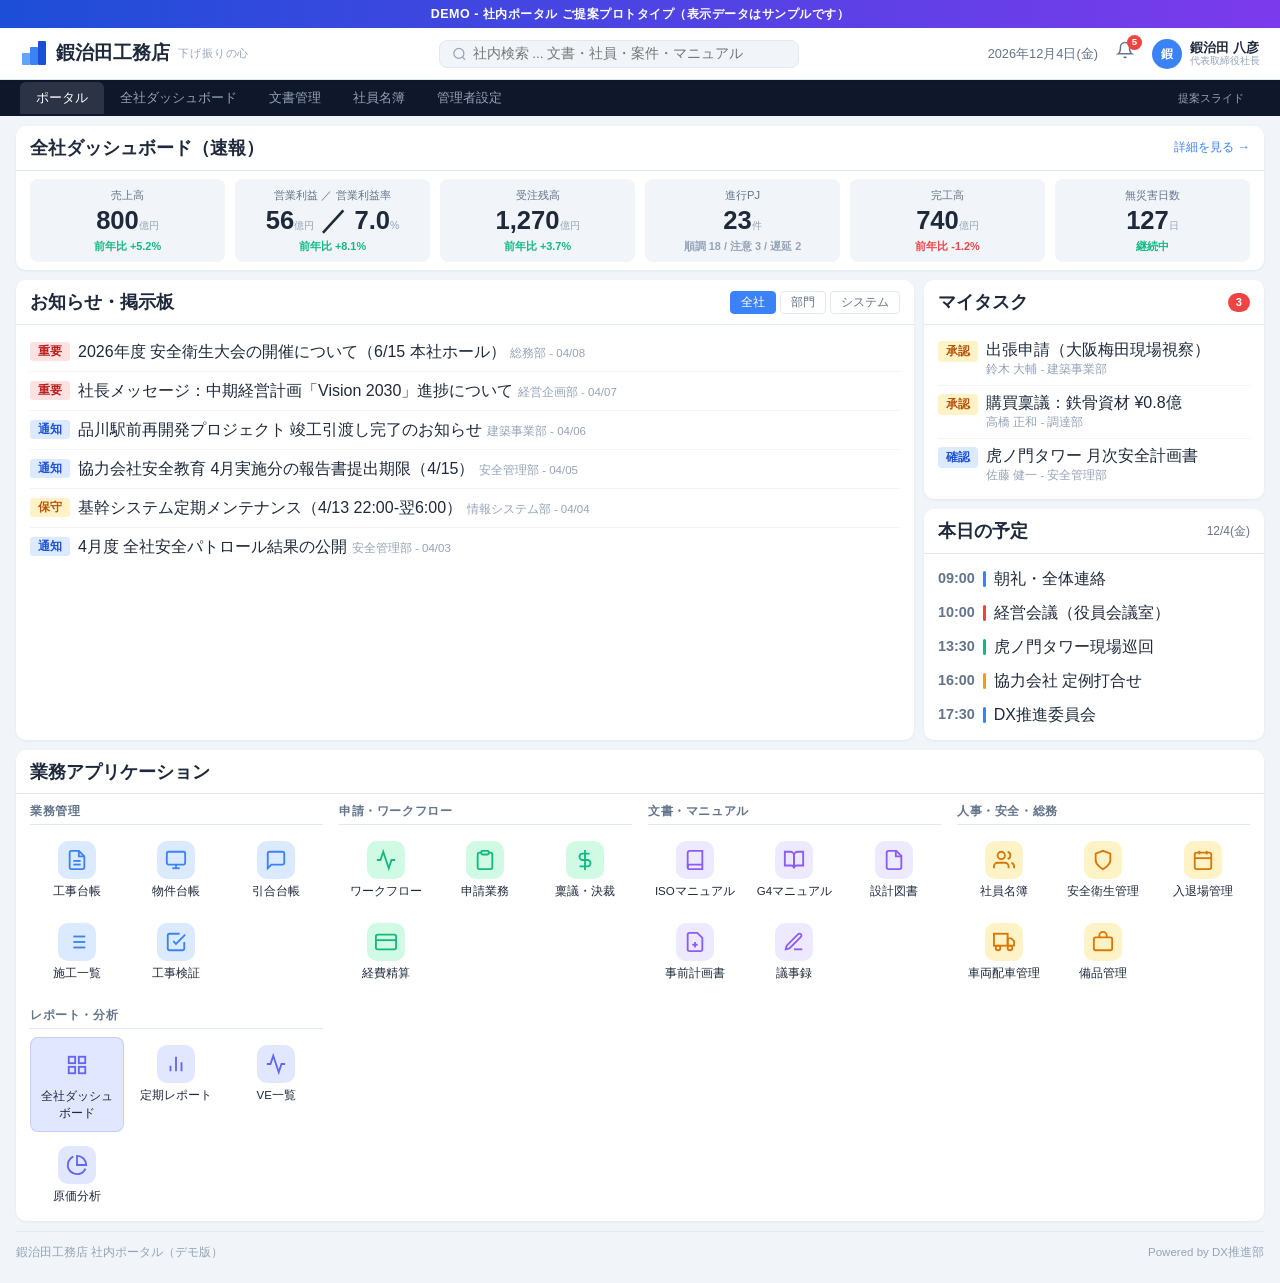
<file: index.html>
<!DOCTYPE html>
<html lang="ja">
<head>
  <meta charset="UTF-8">
  <meta name="viewport" content="width=device-width, initial-scale=1.0">
  <title>社内ポータル | デモ</title>
  <link rel="stylesheet" href="css/portal.css?v=2">
</head>
<body>
  <!-- Demo Banner -->
  <div class="demo-banner">DEMO - 社内ポータル ご提案プロトタイプ（表示データはサンプルです）</div>

  <!-- ===== Header ===== -->
  <header class="header">
    <div class="header-left">
      <svg class="header-icon" width="28" height="28" viewBox="0 0 28 28" fill="none">
        <rect x="2" y="14" width="8" height="12" rx="1" fill="#60a5fa"/>
        <rect x="10" y="8" width="8" height="18" rx="1" fill="#3b82f6"/>
        <rect x="18" y="2" width="8" height="24" rx="1" fill="#1d4ed8"/>
      </svg>
      <span class="header-company">鍜治田工務店</span>
      <span class="header-motto">下げ振りの心</span>
    </div>
    <div class="header-search">
      <svg width="16" height="16" viewBox="0 0 24 24" fill="none" stroke="#94a3b8" stroke-width="2"><circle cx="11" cy="11" r="8"/><line x1="21" y1="21" x2="16.65" y2="16.65"/></svg>
      <input type="text" placeholder="社内検索 ... 文書・社員・案件・マニュアル">
    </div>
    <div class="header-right">
      <span class="header-date" id="headerDate"></span>
      <div class="header-notif" id="notifBtn">
        <svg width="18" height="18" viewBox="0 0 24 24" fill="none" stroke="currentColor" stroke-width="2"><path d="M18 8A6 6 0 0 0 6 8c0 7-3 9-3 9h18s-3-2-3-9"/><path d="M13.73 21a2 2 0 0 1-3.46 0"/></svg>
        <span class="notif-badge">5</span>
      </div>
      <div class="header-user">
        <div class="avatar">鍜</div>
        <div class="user-info">
          <span class="user-name">鍜治田 八彦</span>
          <span class="user-role">代表取締役社長</span>
        </div>
      </div>
    </div>
  </header>

  <!-- ===== Nav Tabs ===== -->
  <nav class="nav-tabs">
    <a href="index.html" class="tab active">ポータル</a>
    <a href="dashboard.html" class="tab">全社ダッシュボード</a>
    <a href="#" class="tab">文書管理</a>
    <a href="#" class="tab">社員名簿</a>
    <a href="#" class="tab">管理者設定</a>
    <a href="slides.html" class="tab" style="margin-left:auto; font-size:0.7rem;">提案スライド</a>
  </nav>

  <!-- ===== Main Content ===== -->
  <main class="portal-main">

    <!-- Row 0: ダッシュボード速報 -->
    <section class="card card-dashboard-preview">
      <div class="card-header">
        <h2>全社ダッシュボード（速報）</h2>
        <a href="dashboard.html" class="link-more">詳細を見る &rarr;</a>
      </div>
      <div class="card-body">
        <div class="mini-kpi-row">
          <div class="mini-kpi">
            <div class="mini-kpi-label">売上高</div>
            <div class="mini-kpi-value">800<small>億円</small></div>
            <div class="mini-kpi-change up">前年比 +5.2%</div>
          </div>
          <div class="mini-kpi">
            <div class="mini-kpi-label">営業利益 ／ 営業利益率</div>
            <div class="mini-kpi-value">56<small>億円</small> ／ 7.0<small>%</small></div>
            <div class="mini-kpi-change up">前年比 +8.1%</div>
          </div>
          <div class="mini-kpi">
            <div class="mini-kpi-label">受注残高</div>
            <div class="mini-kpi-value">1,270<small>億円</small></div>
            <div class="mini-kpi-change up">前年比 +3.7%</div>
          </div>
          <div class="mini-kpi">
            <div class="mini-kpi-label">進行PJ</div>
            <div class="mini-kpi-value">23<small>件</small></div>
            <div class="mini-kpi-change neutral">順調 18 / 注意 3 / 遅延 2</div>
          </div>
          <div class="mini-kpi">
            <div class="mini-kpi-label">完工高</div>
            <div class="mini-kpi-value">740<small>億円</small></div>
            <div class="mini-kpi-change down">前年比 -1.2%</div>
          </div>
          <div class="mini-kpi">
            <div class="mini-kpi-label">無災害日数</div>
            <div class="mini-kpi-value">127<small>日</small></div>
            <div class="mini-kpi-change up">継続中</div>
          </div>
        </div>
      </div>
    </section>

    <!-- Row 1: お知らせ + マイタスク + 予定 -->
    <div class="portal-row top-row">
      <!-- お知らせ -->
      <section class="card card-announcements">
        <div class="card-header">
          <h2>お知らせ・掲示板</h2>
          <div class="tab-group">
            <button class="tab-btn active" data-tab="all">全社</button>
            <button class="tab-btn" data-tab="dept">部門</button>
            <button class="tab-btn" data-tab="system">システム</button>
          </div>
        </div>
        <div class="card-body">
          <div class="announce-list">
            <div class="announce-item">
              <span class="announce-tag tag-important">重要</span>
              <div class="announce-content">
                <a href="#">2026年度 安全衛生大会の開催について（6/15 本社ホール）</a>
                <span class="announce-meta">総務部 - 04/08</span>
              </div>
            </div>
            <div class="announce-item">
              <span class="announce-tag tag-important">重要</span>
              <div class="announce-content">
                <a href="#">社長メッセージ：中期経営計画「Vision 2030」進捗について</a>
                <span class="announce-meta">経営企画部 - 04/07</span>
              </div>
            </div>
            <div class="announce-item">
              <span class="announce-tag tag-info">通知</span>
              <div class="announce-content">
                <a href="#">品川駅前再開発プロジェクト 竣工引渡し完了のお知らせ</a>
                <span class="announce-meta">建築事業部 - 04/06</span>
              </div>
            </div>
            <div class="announce-item">
              <span class="announce-tag tag-info">通知</span>
              <div class="announce-content">
                <a href="#">協力会社安全教育 4月実施分の報告書提出期限（4/15）</a>
                <span class="announce-meta">安全管理部 - 04/05</span>
              </div>
            </div>
            <div class="announce-item">
              <span class="announce-tag tag-system">保守</span>
              <div class="announce-content">
                <a href="#">基幹システム定期メンテナンス（4/13 22:00-翌6:00）</a>
                <span class="announce-meta">情報システム部 - 04/04</span>
              </div>
            </div>
            <div class="announce-item">
              <span class="announce-tag tag-info">通知</span>
              <div class="announce-content">
                <a href="#">4月度 全社安全パトロール結果の公開</a>
                <span class="announce-meta">安全管理部 - 04/03</span>
              </div>
            </div>
          </div>
        </div>
      </section>

      <!-- マイタスク + 予定 -->
      <div class="side-col">
        <section class="card card-tasks">
          <div class="card-header">
            <h2>マイタスク</h2>
            <span class="count-badge">3</span>
          </div>
          <div class="card-body">
            <div class="task-item">
              <span class="task-type type-approve">承認</span>
              <div class="task-content">
                <div class="task-title">出張申請（大阪梅田現場視察）</div>
                <div class="task-from">鈴木 大輔 - 建築事業部</div>
              </div>
            </div>
            <div class="task-item">
              <span class="task-type type-approve">承認</span>
              <div class="task-content">
                <div class="task-title">購買稟議：鉄骨資材 ¥0.8億</div>
                <div class="task-from">高橋 正和 - 調達部</div>
              </div>
            </div>
            <div class="task-item">
              <span class="task-type type-review">確認</span>
              <div class="task-content">
                <div class="task-title">虎ノ門タワー 月次安全計画書</div>
                <div class="task-from">佐藤 健一 - 安全管理部</div>
              </div>
            </div>
          </div>
        </section>

        <section class="card card-schedule">
          <div class="card-header">
            <h2>本日の予定</h2>
            <span class="schedule-date" id="todayDate"></span>
          </div>
          <div class="card-body">
            <div class="schedule-item">
              <span class="schedule-time">09:00</span>
              <div class="schedule-bar bar-blue"></div>
              <span class="schedule-text">朝礼・全体連絡</span>
            </div>
            <div class="schedule-item">
              <span class="schedule-time">10:00</span>
              <div class="schedule-bar bar-red"></div>
              <span class="schedule-text">経営会議（役員会議室）</span>
            </div>
            <div class="schedule-item">
              <span class="schedule-time">13:30</span>
              <div class="schedule-bar bar-green"></div>
              <span class="schedule-text">虎ノ門タワー現場巡回</span>
            </div>
            <div class="schedule-item">
              <span class="schedule-time">16:00</span>
              <div class="schedule-bar bar-yellow"></div>
              <span class="schedule-text">協力会社 定例打合せ</span>
            </div>
            <div class="schedule-item">
              <span class="schedule-time">17:30</span>
              <div class="schedule-bar bar-blue"></div>
              <span class="schedule-text">DX推進委員会</span>
            </div>
          </div>
        </section>
      </div>
    </div>

    <!-- Row 2: 業務アプリケーション -->
    <section class="card card-apps">
      <div class="card-header">
        <h2>業務アプリケーション</h2>
      </div>
      <div class="card-body">
        <div class="app-categories">
          <!-- 業務管理 -->
          <div class="app-category">
            <h3>業務管理</h3>
            <div class="app-grid">
              <a href="#" class="app-item">
                <div class="app-icon icon-blue"><svg width="22" height="22" viewBox="0 0 24 24" fill="none" stroke="currentColor" stroke-width="2"><path d="M14 2H6a2 2 0 0 0-2 2v16a2 2 0 0 0 2 2h12a2 2 0 0 0 2-2V8z"/><polyline points="14 2 14 8 20 8"/><line x1="16" y1="13" x2="8" y2="13"/><line x1="16" y1="17" x2="8" y2="17"/></svg></div>
                <span>工事台帳</span>
              </a>
              <a href="#" class="app-item">
                <div class="app-icon icon-blue"><svg width="22" height="22" viewBox="0 0 24 24" fill="none" stroke="currentColor" stroke-width="2"><rect x="2" y="3" width="20" height="14" rx="2"/><line x1="8" y1="21" x2="16" y2="21"/><line x1="12" y1="17" x2="12" y2="21"/></svg></div>
                <span>物件台帳</span>
              </a>
              <a href="#" class="app-item">
                <div class="app-icon icon-blue"><svg width="22" height="22" viewBox="0 0 24 24" fill="none" stroke="currentColor" stroke-width="2"><path d="M21 15a2 2 0 0 1-2 2H7l-4 4V5a2 2 0 0 1 2-2h14a2 2 0 0 1 2 2z"/></svg></div>
                <span>引合台帳</span>
              </a>
              <a href="#" class="app-item">
                <div class="app-icon icon-blue"><svg width="22" height="22" viewBox="0 0 24 24" fill="none" stroke="currentColor" stroke-width="2"><line x1="8" y1="6" x2="21" y2="6"/><line x1="8" y1="12" x2="21" y2="12"/><line x1="8" y1="18" x2="21" y2="18"/><line x1="3" y1="6" x2="3.01" y2="6"/><line x1="3" y1="12" x2="3.01" y2="12"/><line x1="3" y1="18" x2="3.01" y2="18"/></svg></div>
                <span>施工一覧</span>
              </a>
              <a href="#" class="app-item">
                <div class="app-icon icon-blue"><svg width="22" height="22" viewBox="0 0 24 24" fill="none" stroke="currentColor" stroke-width="2"><polyline points="9 11 12 14 22 4"/><path d="M21 12v7a2 2 0 0 1-2 2H5a2 2 0 0 1-2-2V5a2 2 0 0 1 2-2h11"/></svg></div>
                <span>工事検証</span>
              </a>
            </div>
          </div>
          <!-- 申請・ワークフロー -->
          <div class="app-category">
            <h3>申請・ワークフロー</h3>
            <div class="app-grid">
              <a href="#" class="app-item">
                <div class="app-icon icon-green"><svg width="22" height="22" viewBox="0 0 24 24" fill="none" stroke="currentColor" stroke-width="2"><polyline points="22 12 18 12 15 21 9 3 6 12 2 12"/></svg></div>
                <span>ワークフロー</span>
              </a>
              <a href="#" class="app-item">
                <div class="app-icon icon-green"><svg width="22" height="22" viewBox="0 0 24 24" fill="none" stroke="currentColor" stroke-width="2"><path d="M16 4h2a2 2 0 0 1 2 2v14a2 2 0 0 1-2 2H6a2 2 0 0 1-2-2V6a2 2 0 0 1 2-2h2"/><rect x="8" y="2" width="8" height="4" rx="1"/></svg></div>
                <span>申請業務</span>
              </a>
              <a href="#" class="app-item">
                <div class="app-icon icon-green"><svg width="22" height="22" viewBox="0 0 24 24" fill="none" stroke="currentColor" stroke-width="2"><line x1="12" y1="1" x2="12" y2="23"/><path d="M17 5H9.5a3.5 3.5 0 0 0 0 7h5a3.5 3.5 0 0 1 0 7H6"/></svg></div>
                <span>稟議・決裁</span>
              </a>
              <a href="#" class="app-item">
                <div class="app-icon icon-green"><svg width="22" height="22" viewBox="0 0 24 24" fill="none" stroke="currentColor" stroke-width="2"><rect x="1" y="4" width="22" height="16" rx="2"/><line x1="1" y1="10" x2="23" y2="10"/></svg></div>
                <span>経費精算</span>
              </a>
            </div>
          </div>
          <!-- 文書・マニュアル -->
          <div class="app-category">
            <h3>文書・マニュアル</h3>
            <div class="app-grid">
              <a href="#" class="app-item">
                <div class="app-icon icon-purple"><svg width="22" height="22" viewBox="0 0 24 24" fill="none" stroke="currentColor" stroke-width="2"><path d="M4 19.5A2.5 2.5 0 0 1 6.5 17H20"/><path d="M6.5 2H20v20H6.5A2.5 2.5 0 0 1 4 19.5v-15A2.5 2.5 0 0 1 6.5 2z"/></svg></div>
                <span>ISOマニュアル</span>
              </a>
              <a href="#" class="app-item">
                <div class="app-icon icon-purple"><svg width="22" height="22" viewBox="0 0 24 24" fill="none" stroke="currentColor" stroke-width="2"><path d="M2 3h6a4 4 0 0 1 4 4v14a3 3 0 0 0-3-3H2z"/><path d="M22 3h-6a4 4 0 0 0-4 4v14a3 3 0 0 1 3-3h7z"/></svg></div>
                <span>G4マニュアル</span>
              </a>
              <a href="#" class="app-item">
                <div class="app-icon icon-purple"><svg width="22" height="22" viewBox="0 0 24 24" fill="none" stroke="currentColor" stroke-width="2"><path d="M14.5 2H6a2 2 0 0 0-2 2v16a2 2 0 0 0 2 2h12a2 2 0 0 0 2-2V7.5L14.5 2z"/><polyline points="14 2 14 8 20 8"/></svg></div>
                <span>設計図書</span>
              </a>
              <a href="#" class="app-item">
                <div class="app-icon icon-purple"><svg width="22" height="22" viewBox="0 0 24 24" fill="none" stroke="currentColor" stroke-width="2"><path d="M14.5 2H6a2 2 0 0 0-2 2v16a2 2 0 0 0 2 2h12a2 2 0 0 0 2-2V7.5L14.5 2z"/><line x1="12" y1="18" x2="12" y2="12"/><line x1="9" y1="15" x2="15" y2="15"/></svg></div>
                <span>事前計画書</span>
              </a>
              <a href="#" class="app-item">
                <div class="app-icon icon-purple"><svg width="22" height="22" viewBox="0 0 24 24" fill="none" stroke="currentColor" stroke-width="2"><path d="M12 20h9"/><path d="M16.5 3.5a2.121 2.121 0 0 1 3 3L7 19l-4 1 1-4z"/></svg></div>
                <span>議事録</span>
              </a>
            </div>
          </div>
          <!-- 人事・安全 -->
          <div class="app-category">
            <h3>人事・安全・総務</h3>
            <div class="app-grid">
              <a href="#" class="app-item">
                <div class="app-icon icon-orange"><svg width="22" height="22" viewBox="0 0 24 24" fill="none" stroke="currentColor" stroke-width="2"><path d="M17 21v-2a4 4 0 0 0-4-4H5a4 4 0 0 0-4 4v2"/><circle cx="9" cy="7" r="4"/><path d="M23 21v-2a4 4 0 0 0-3-3.87"/><path d="M16 3.13a4 4 0 0 1 0 7.75"/></svg></div>
                <span>社員名簿</span>
              </a>
              <a href="#" class="app-item">
                <div class="app-icon icon-orange"><svg width="22" height="22" viewBox="0 0 24 24" fill="none" stroke="currentColor" stroke-width="2"><path d="M12 22s8-4 8-10V5l-8-3-8 3v7c0 6 8 10 8 10z"/></svg></div>
                <span>安全衛生管理</span>
              </a>
              <a href="#" class="app-item">
                <div class="app-icon icon-orange"><svg width="22" height="22" viewBox="0 0 24 24" fill="none" stroke="currentColor" stroke-width="2"><rect x="3" y="4" width="18" height="18" rx="2"/><line x1="16" y1="2" x2="16" y2="6"/><line x1="8" y1="2" x2="8" y2="6"/><line x1="3" y1="10" x2="21" y2="10"/></svg></div>
                <span>入退場管理</span>
              </a>
              <a href="#" class="app-item">
                <div class="app-icon icon-orange"><svg width="22" height="22" viewBox="0 0 24 24" fill="none" stroke="currentColor" stroke-width="2"><rect x="1" y="3" width="15" height="13"/><polygon points="16 8 20 8 23 11 23 16 16 16 16 8"/><circle cx="5.5" cy="18.5" r="2.5"/><circle cx="18.5" cy="18.5" r="2.5"/></svg></div>
                <span>車両配車管理</span>
              </a>
              <a href="#" class="app-item">
                <div class="app-icon icon-orange"><svg width="22" height="22" viewBox="0 0 24 24" fill="none" stroke="currentColor" stroke-width="2"><rect x="2" y="7" width="20" height="14" rx="2"/><path d="M16 7V5a4 4 0 0 0-8 0v2"/></svg></div>
                <span>備品管理</span>
              </a>
            </div>
          </div>
          <!-- レポート・分析 -->
          <div class="app-category">
            <h3>レポート・分析</h3>
            <div class="app-grid">
              <a href="dashboard.html" class="app-item app-highlight">
                <div class="app-icon icon-indigo"><svg width="22" height="22" viewBox="0 0 24 24" fill="none" stroke="currentColor" stroke-width="2"><rect x="3" y="3" width="7" height="7"/><rect x="14" y="3" width="7" height="7"/><rect x="3" y="14" width="7" height="7"/><rect x="14" y="14" width="7" height="7"/></svg></div>
                <span>全社ダッシュボード</span>
              </a>
              <a href="#" class="app-item">
                <div class="app-icon icon-indigo"><svg width="22" height="22" viewBox="0 0 24 24" fill="none" stroke="currentColor" stroke-width="2"><line x1="18" y1="20" x2="18" y2="10"/><line x1="12" y1="20" x2="12" y2="4"/><line x1="6" y1="20" x2="6" y2="14"/></svg></div>
                <span>定期レポート</span>
              </a>
              <a href="#" class="app-item">
                <div class="app-icon icon-indigo"><svg width="22" height="22" viewBox="0 0 24 24" fill="none" stroke="currentColor" stroke-width="2"><polyline points="22 12 18 12 15 21 9 3 6 12 2 12"/></svg></div>
                <span>VE一覧</span>
              </a>
              <a href="#" class="app-item">
                <div class="app-icon icon-indigo"><svg width="22" height="22" viewBox="0 0 24 24" fill="none" stroke="currentColor" stroke-width="2"><path d="M21.21 15.89A10 10 0 1 1 8 2.83"/><path d="M22 12A10 10 0 0 0 12 2v10z"/></svg></div>
                <span>原価分析</span>
              </a>
            </div>
          </div>
        </div>
      </div>
    </section>

    <!-- Footer -->
    <footer class="portal-footer">
      <span>鍜治田工務店 社内ポータル（デモ版）</span>
      <span>Powered by DX推進部</span>
    </footer>
  </main>

  <script src="js/portal.js?v=2"></script>
</body>
</html>
</file>
<file: css/portal.css>
/* ===== Portal CSS ===== */
:root {
  --blue: #3b82f6;
  --blue-light: #dbeafe;
  --green: #10b981;
  --green-light: #d1fae5;
  --orange: #f59e0b;
  --orange-light: #fef3c7;
  --red: #ef4444;
  --red-light: #fee2e2;
  --purple: #8b5cf6;
  --purple-light: #ede9fe;
  --indigo: #6366f1;
  --indigo-light: #e0e7ff;
  --text: #1e293b;
  --text-sub: #64748b;
  --text-light: #94a3b8;
  --bg: #f1f5f9;
  --surface: #ffffff;
  --border: #e2e8f0;
  --radius: 10px;
  --shadow: 0 1px 3px rgba(0,0,0,0.06);
}

*, *::before, *::after { margin: 0; padding: 0; box-sizing: border-box; }
html { font-size: 16px; -webkit-font-smoothing: antialiased; }
body {
  font-family: -apple-system, BlinkMacSystemFont, "Segoe UI", "Noto Sans JP", "Hiragino Kaku Gothic ProN", Meiryo, sans-serif;
  background: var(--bg);
  color: var(--text);
  line-height: 1.5;
}

/* Demo Banner */
.demo-banner {
  position: fixed; top: 0; left: 0; right: 0;
  height: 28px;
  background: linear-gradient(90deg, #1d4ed8, #7c3aed);
  color: #fff;
  display: flex; align-items: center; justify-content: center;
  font-size: 0.78rem; font-weight: 600; letter-spacing: 0.04em;
  z-index: 200;
}

/* Header */
.header {
  position: fixed; top: 28px; left: 0; right: 0;
  height: 52px;
  background: var(--surface);
  border-bottom: 1px solid var(--border);
  display: flex; align-items: center; justify-content: space-between;
  padding: 0 20px;
  z-index: 100;
  box-shadow: var(--shadow);
}

.header-left {
  display: flex; align-items: center; gap: 8px;
}

.header-company {
  font-size: 1.2rem; font-weight: 700; color: var(--text);
}

.header-motto {
  font-size: 0.7rem; color: var(--text-light);
  letter-spacing: 0.08em;
}

.header-search {
  display: flex; align-items: center; gap: 6px;
  background: var(--bg); border: 1px solid var(--border); border-radius: 8px;
  padding: 5px 12px; width: 360px;
}

.header-search input {
  border: none; background: none; outline: none;
  font-size: 0.85rem; color: var(--text); width: 100%;
  font-family: inherit;
}

.header-right {
  display: flex; align-items: center; gap: 14px;
}

.header-date { font-size: 0.8rem; color: var(--text-sub); }

.header-notif {
  position: relative; cursor: pointer;
  color: var(--text-sub); padding: 4px;
}

.notif-badge {
  position: absolute; top: -2px; right: -4px;
  background: var(--red); color: #fff;
  font-size: 0.6rem; font-weight: 700;
  width: 15px; height: 15px; border-radius: 50%;
  display: flex; align-items: center; justify-content: center;
}

.header-user { display: flex; align-items: center; gap: 8px; }

.avatar {
  width: 30px; height: 30px;
  background: var(--blue); color: #fff; border-radius: 50%;
  display: flex; align-items: center; justify-content: center;
  font-size: 0.75rem; font-weight: 700;
}

.user-info { display: flex; flex-direction: column; }
.user-name { font-size: 0.8rem; font-weight: 600; line-height: 1.2; }
.user-role { font-size: 0.65rem; color: var(--text-light); line-height: 1.2; }

/* Nav Tabs */
.nav-tabs {
  position: fixed; top: 80px; left: 0; right: 0;
  height: 36px;
  background: #0f172a;
  display: flex; align-items: center;
  padding: 0 20px;
  z-index: 99;
}

.tab {
  color: #94a3b8; text-decoration: none;
  font-size: 0.8rem; font-weight: 500;
  padding: 6px 16px; border-radius: 6px 6px 0 0;
  transition: color 0.15s, background 0.15s;
}

.tab:hover { color: #e2e8f0; }
.tab.active { color: #fff; background: rgba(255,255,255,0.12); }

/* Main */
.portal-main {
  margin-top: calc(28px + 52px + 36px);
  padding: 10px 16px;
  max-width: 1400px;
  margin-left: auto;
  margin-right: auto;
}

/* Cards */
.card {
  background: var(--surface);
  border-radius: var(--radius);
  box-shadow: var(--shadow);
  overflow: hidden;
}

.card-header {
  display: flex; align-items: center; justify-content: space-between;
  padding: 8px 14px;
  border-bottom: 1px solid var(--border);
}

.card-header h2 {
  font-size: 1.15rem; font-weight: 700;
}

.card-body { padding: 8px 14px; }

/* Top Row Layout */
.top-row {
  display: grid;
  grid-template-columns: 1fr 340px;
  gap: 10px;
  margin-bottom: 10px;
}

.side-col {
  display: flex; flex-direction: column; gap: 10px;
}

/* Announcements */
.tab-group { display: flex; gap: 4px; }
.tab-btn {
  font-size: 0.72rem; font-weight: 500; padding: 3px 10px;
  border: 1px solid var(--border); border-radius: 4px;
  background: #fff; color: var(--text-sub); cursor: pointer;
  font-family: inherit;
  transition: background 0.15s;
}
.tab-btn.active { background: var(--blue); color: #fff; border-color: var(--blue); }

.announce-list { display: flex; flex-direction: column; }

.announce-item {
  display: flex; align-items: flex-start; gap: 8px;
  padding: 7px 0;
  border-bottom: 1px solid #f1f5f9;
}
.announce-item:last-child { border-bottom: none; }

.announce-tag {
  flex-shrink: 0;
  font-size: 0.72rem; font-weight: 600;
  padding: 1px 8px; border-radius: 3px;
  margin-top: 2px;
}
.tag-important { background: var(--red-light); color: #b91c1c; }
.tag-info { background: var(--blue-light); color: #1d4ed8; }
.tag-system { background: var(--orange-light); color: #b45309; }

.announce-content { flex: 1; }
.announce-content a {
  font-size: 1.0rem; color: var(--text); text-decoration: none;
  line-height: 1.4;
}
.announce-content a:hover { color: var(--blue); }
.announce-meta { font-size: 0.72rem; color: var(--text-light); }

/* Tasks */
.count-badge {
  background: var(--red); color: #fff;
  font-size: 0.7rem; font-weight: 700;
  padding: 1px 8px; border-radius: 10px;
}

.task-item {
  display: flex; align-items: flex-start; gap: 8px;
  padding: 7px 0;
  border-bottom: 1px solid #f1f5f9;
}
.task-item:last-child { border-bottom: none; }

.task-type {
  flex-shrink: 0;
  font-size: 0.72rem; font-weight: 600;
  padding: 2px 8px; border-radius: 4px;
  margin-top: 1px;
}
.type-approve { background: var(--orange-light); color: #b45309; }
.type-review { background: var(--blue-light); color: #1d4ed8; }

.task-title { font-size: 1.0rem; font-weight: 500; line-height: 1.3; }
.task-from { font-size: 0.72rem; color: var(--text-light); }

/* Schedule */
.schedule-date { font-size: 0.75rem; color: var(--text-sub); }

.schedule-item {
  display: flex; align-items: center; gap: 8px;
  padding: 5px 0;
}

.schedule-time {
  font-size: 0.9rem; font-weight: 600; color: var(--text-sub);
  min-width: 36px; font-variant-numeric: tabular-nums;
}

.schedule-bar {
  width: 3px; height: 16px; border-radius: 2px;
}
.bar-blue { background: var(--blue); }
.bar-red { background: var(--red); }
.bar-green { background: var(--green); }
.bar-yellow { background: var(--orange); }

.schedule-text { font-size: 1.0rem; }

/* Apps */
.card-apps { margin-bottom: 10px; }

.app-categories {
  display: grid;
  grid-template-columns: repeat(auto-fit, minmax(240px, 1fr));
  gap: 16px;
}

.app-category h3 {
  font-size: 0.75rem; font-weight: 600; color: var(--text-sub);
  text-transform: uppercase; letter-spacing: 0.05em;
  margin-bottom: 8px;
  padding-bottom: 4px;
  border-bottom: 1px solid var(--border);
}

.app-grid {
  display: grid;
  grid-template-columns: repeat(auto-fill, minmax(90px, 1fr));
  gap: 6px;
}

.app-item {
  display: flex; flex-direction: column; align-items: center;
  gap: 4px; padding: 8px 4px;
  border-radius: 8px;
  text-decoration: none; color: var(--text);
  font-size: 0.72rem; font-weight: 500;
  text-align: center;
  transition: background 0.15s;
}
.app-item:hover { background: var(--bg); }

.app-item.app-highlight {
  background: var(--indigo-light);
  border: 1px solid rgba(99,102,241,0.2);
}

.app-icon {
  width: 38px; height: 38px; border-radius: 10px;
  display: flex; align-items: center; justify-content: center;
}
.icon-blue { background: var(--blue-light); color: var(--blue); }
.icon-green { background: var(--green-light); color: var(--green); }
.icon-purple { background: var(--purple-light); color: var(--purple); }
.icon-orange { background: var(--orange-light); color: #d97706; }
.icon-indigo { background: var(--indigo-light); color: var(--indigo); }

/* Dashboard Preview */
.card-dashboard-preview { margin-bottom: 10px; }

.link-more {
  font-size: 0.78rem; color: var(--blue); text-decoration: none;
  font-weight: 500;
}
.link-more:hover { text-decoration: underline; }

.mini-kpi-row {
  display: grid;
  grid-template-columns: repeat(6, 1fr);
  gap: 10px;
}

.mini-kpi {
  text-align: center;
  padding: 8px;
  border-radius: 8px;
  background: var(--bg);
}

.mini-kpi-label {
  font-size: 0.7rem; color: var(--text-sub); font-weight: 500;
  margin-bottom: 2px;
}

.mini-kpi-value {
  font-size: 1.6rem; font-weight: 800; color: var(--text);
  line-height: 1.2;
  font-variant-numeric: tabular-nums;
}

.mini-kpi-value small {
  font-size: 0.65rem; font-weight: 500; color: var(--text-light);
}

.mini-kpi-dual-row {
  display: flex;
  align-items: center;
  gap: 0;
}

.mini-kpi-half {
  flex: 1;
  text-align: center;
}

.mini-kpi-divider {
  width: 1px;
  height: 28px;
  background: #e2e8f0;
}

.mini-kpi-change {
  font-size: 0.68rem; font-weight: 600; margin-top: 2px;
}
.mini-kpi-change.up { color: var(--green); }
.mini-kpi-change.down { color: var(--red); }
.mini-kpi-change.neutral { color: var(--text-light); }

/* Footer */
.portal-footer {
  display: flex; justify-content: space-between;
  padding: 12px 0;
  font-size: 0.72rem;
  color: var(--text-light);
  border-top: 1px solid var(--border);
}

/* Responsive */
@media (max-width: 1024px) {
  .top-row { grid-template-columns: 1fr; }
  .mini-kpi-row { grid-template-columns: repeat(3, 1fr); }
  .header-search { width: 240px; }
}

@media (max-width: 640px) {
  .header-search { display: none; }
  .mini-kpi-row { grid-template-columns: repeat(2, 1fr); }
  .portal-main { padding: 12px; }
  .app-categories { grid-template-columns: 1fr; }
}

@media print {
  .demo-banner, .header, .nav-tabs { display: none !important; }
  .portal-main { margin-top: 0; }
}
</file>
